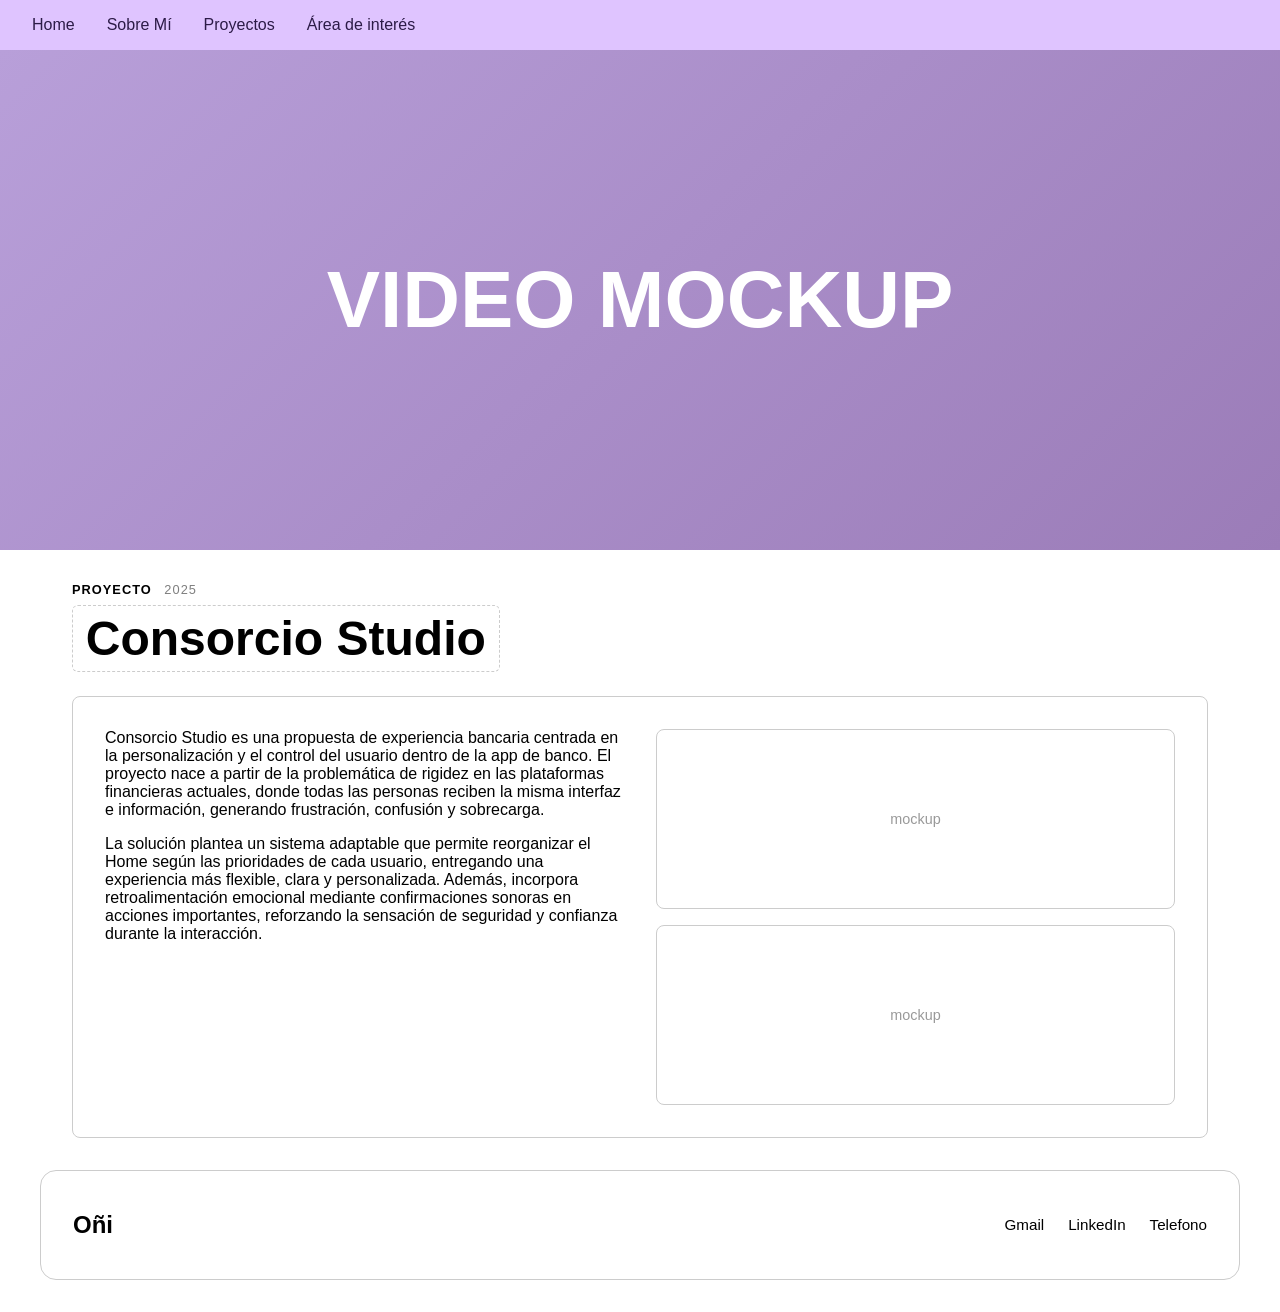
<file: PORTAFOLIO/areatrabajo.html>
<!DOCTYPE html>
<html lang="en">
<head>
    <meta charset="UTF-8">
    <meta name="viewport" content="width=device-width, initial-scale=1.0">
    <title>Proyectos</title>
    <link rel="stylesheet" href="style.css">
</head>
<body>
    <input type="checkbox" id="burger-toggle" class="burger-toggle">

    <nav class="navbar">
        <ul class="navlinks">
            <li><a href="index.html">Home</a></li>
            <li><a href="contacto.html">Sobre Mí</a></li>
            <li><a href="areatrabajo.html">Proyectos</a></li>
            <li><a href="entrada.html">Área de interés</a></li>
        </ul>

        <label for="burger-toggle" class="navburger" aria-label="Menú">
            <span></span>
            <span></span>
            <span></span>
        </label>
    </nav>

    <div class="navmobilemenu">
        <a href="index.html">Home</a>
        <a href="contacto.html">Sobre Mí</a>
        <a href="areatrabajo.html">Proyectos</a>
        <a href="entrada.html">Área de interés</a>
    </div>

    <section class="hero">
        <div class="hero-content">
            <h1 class ="hero-title">VIDEO MOCKUP</h1>
        </div>
    </section>

    <div class="proyecto">

        <div class="proyecto-header">
            <p class="proyecto-overline">PROYECTO <span>2025</span></p>
            <h2 class="proyecto-titulo">Consorcio Studio</h2>
        </div>

        <div class="proyecto-body">
            <div class="proyecto-texto">
                <p>Consorcio Studio es una propuesta de experiencia bancaria centrada en la personalización y el control del usuario dentro de la app de banco. El proyecto nace a partir de la problemática de rigidez en las plataformas financieras actuales, donde todas las personas reciben la misma interfaz e información, generando frustración, confusión y sobrecarga.</p>
                <p>La solución plantea un sistema adaptable que permite reorganizar el Home según las prioridades de cada usuario, entregando una experiencia más flexible, clara y personalizada. Además, incorpora retroalimentación emocional mediante confirmaciones sonoras en acciones importantes, reforzando la sensación de seguridad y confianza durante la interacción.</p>
            </div>
            <div class="proyecto-mockups">
                <div class="mockup-box">mockup</div>
                <div class="mockup-box">mockup</div>
            </div>
        </div>

    </div>


    <footer class="footer">
        <p class="footer-name">Oñi</p>
        <div class="footer-socials">
            <a href="#" aria-label="Gmail">Gmail</a>
            <a href="#" aria-label="LinkedIn">LinkedIn</a>
            <a href="#" aria-label="Telefono">Telefono</a>
        </div>
    </footer>


</body>
</html>
</file>
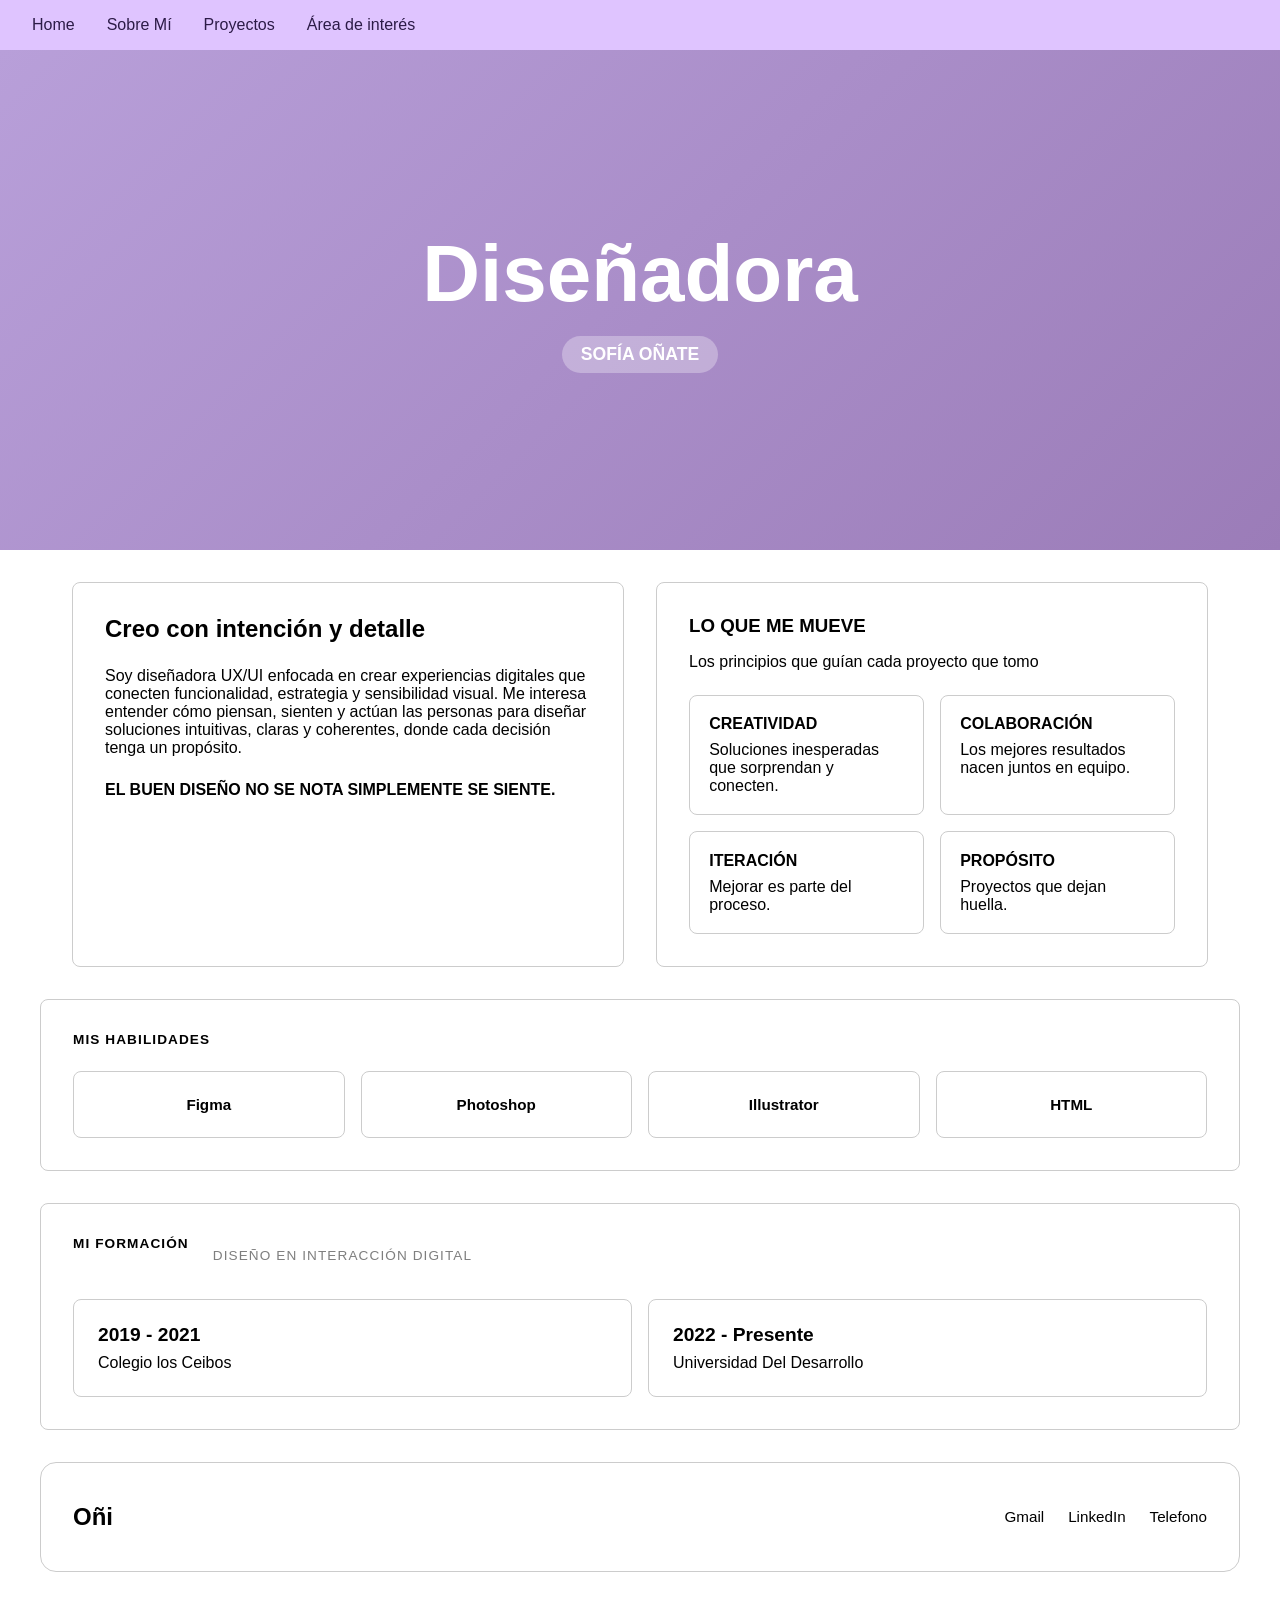
<file: PORTAFOLIO/contacto.html>
<!DOCTYPE html>
<html lang="en">
<head>
    <meta charset="UTF-8">
    <meta name="viewport" content="width=device-width, initial-scale=1.0">
    <title>Sobre Mí</title>
    <link rel="stylesheet" href="style.css">
</head>
<body>
    <input type="checkbox" id="burger-toggle" class="burger-toggle">

    <nav class="navbar">
        <ul class="navlinks">
            <li><a href="index.html">Home</a></li>
            <li><a href="contacto.html">Sobre Mí</a></li>
            <li><a href="areatrabajo.html">Proyectos</a></li>
            <li><a href="entrada.html">Área de interés</a></li>
        </ul>

        <label for="burger-toggle" class="navburger" aria-label="Menú">
            <span></span>
            <span></span>
            <span></span>
        </label>
    </nav>

    <div class="navmobilemenu">
        <a href="index.html">Home</a>
        <a href="contacto.html">Sobre Mí</a>
        <a href="areatrabajo.html">Proyectos</a>
        <a href="entrada.html">Área de interés</a>
    </div>

    <section class="hero">
        <div class="hero-content">
            <h2 class ="hero-title">Diseñadora</h2>
            <h1 class="hero-badge">SOFÍA OÑATE</h1>
        </div>
    </section>

    <div class="sobre-mi">

        <div class="sobre-mi-texto">
            <h2>Creo con intención y detalle</h2>
            <p>Soy diseñadora UX/UI enfocada en crear experiencias digitales que conecten funcionalidad, estrategia y sensibilidad visual. Me interesa entender cómo piensan, sienten y actúan las personas para diseñar soluciones intuitivas, claras y coherentes, donde cada decisión tenga un propósito.</p>
            <strong>EL BUEN DISEÑO NO SE NOTA SIMPLEMENTE SE SIENTE.</strong>
        </div>

        <div class="sobre-mi-valores">
            <h3>LO QUE ME MUEVE</h3>
            <p>Los principios que guían cada proyecto que tomo</p>

            <div class="valores-grid">
                <div class="valor-card">
                    <h4>CREATIVIDAD</h4>
                    <p>Soluciones inesperadas que sorprendan y conecten.</p>
                </div>
                <div class="valor-card">
                    <h4>COLABORACIÓN</h4>
                    <p>Los mejores resultados nacen juntos en equipo.</p>
                </div>
                <div class="valor-card">
                    <h4>ITERACIÓN</h4>
                    <p>Mejorar es parte del proceso.</p>
                </div>
                <div class="valor-card">
                    <h4>PROPÓSITO</h4>
                    <p>Proyectos que dejan huella.</p>
                </div>
            </div>
        </div>

    </div>

    <!-- Habilidades -->
    <div class="habilidades">
        <p class="seccion-label">MIS HABILIDADES</p>
        <div class="habilidades-grid">
            <div class="habilidad-card">
                <span class="habilidad-nombre">Figma</span>
            </div>
            <div class="habilidad-card">
                <span class="habilidad-nombre">Photoshop</span>
            </div>
            <div class="habilidad-card">
                <span class="habilidad-nombre">Illustrator</span>
            </div>
            <div class="habilidad-card">
                <span class="habilidad-nombre">HTML</span>
            </div>
        </div>
    </div>

    <!-- Formación -->
    <div class="formacion">
        <div class="formacion-header">
            <p class="seccion-label">MI FORMACIÓN</p>
            <p class="formacion-subtitulo">DISEÑO EN INTERACCIÓN DIGITAL</p>
        </div>
        <div class="formacion-timeline">
            <div class="formacion-item">
                <strong>2019 - 2021</strong>
                <p>Colegio los Ceibos</p>
            </div>
            <div class="formacion-item">
                <strong>2022 - Presente</strong>
                <p>Universidad Del Desarrollo</p>
            </div>
        </div>
    </div>

    <footer class="footer">
        <p class="footer-name">Oñi</p>
        <div class="footer-socials">
            <a href="#" aria-label="Gmail">Gmail</a>
            <a href="#" aria-label="LinkedIn">LinkedIn</a>
            <a href="#" aria-label="Telefono">Telefono</a>
        </div>
    </footer>


</body>
</html>
</file>
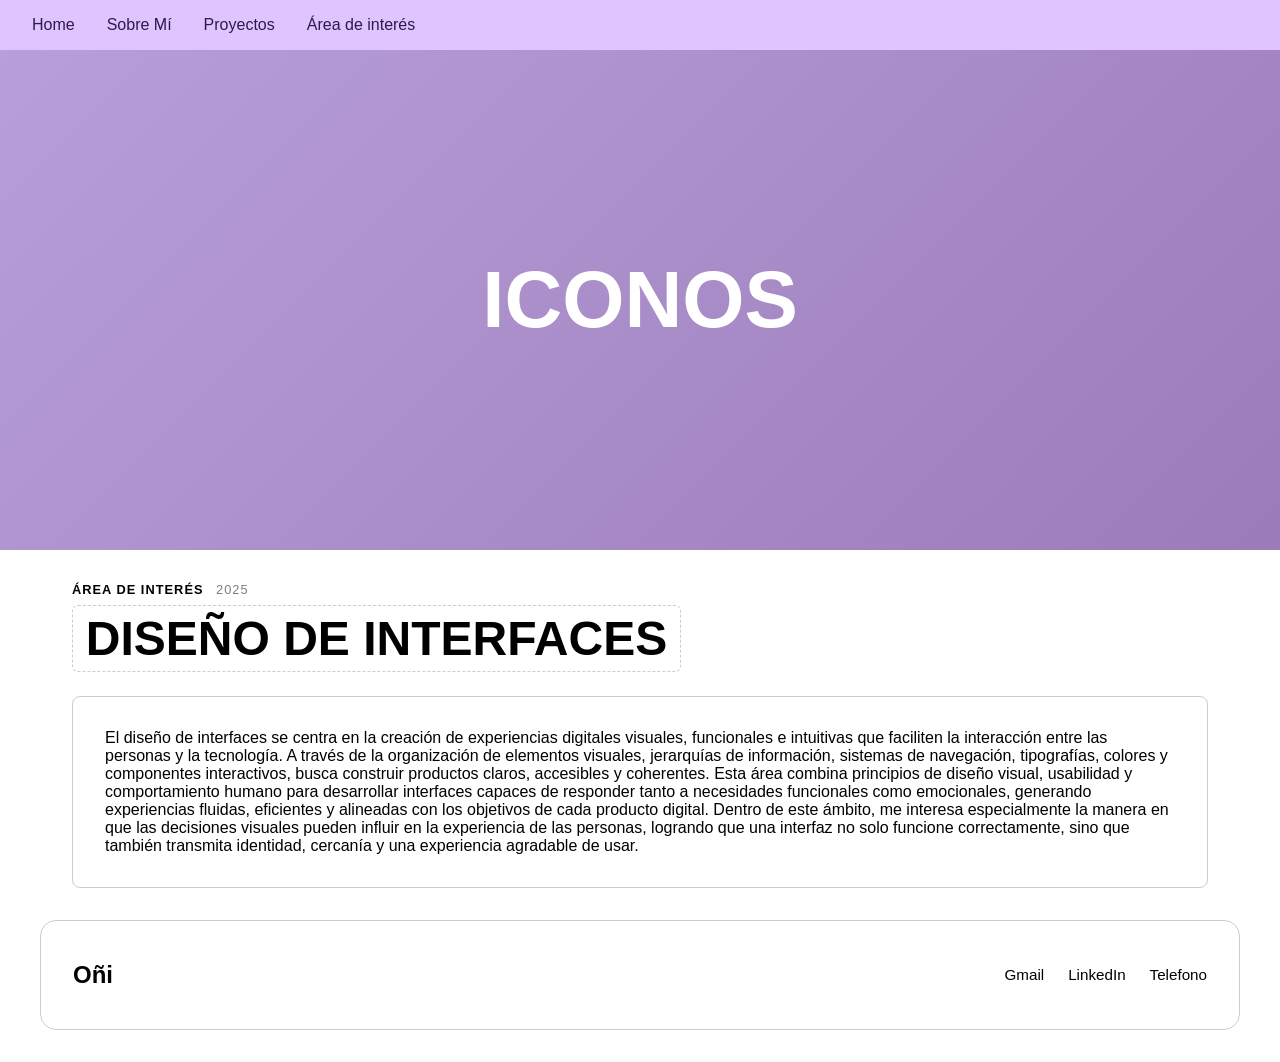
<file: PORTAFOLIO/entrada.html>
<!DOCTYPE html>
<html lang="en">
<head>
    <meta charset="UTF-8">
    <meta name="viewport" content="width=device-width, initial-scale=1.0">
    <title>Área de interés</title>
    <link rel="stylesheet" href="style.css">
</head>
<body>
    <input type="checkbox" id="burger-toggle" class="burger-toggle">

    <nav class="navbar">
        <ul class="navlinks">
            <li><a href="index.html">Home</a></li>
            <li><a href="contacto.html">Sobre Mí</a></li>
            <li><a href="areatrabajo.html">Proyectos</a></li>
            <li><a href="entrada.html">Área de interés</a></li>
        </ul>

        <label for="burger-toggle" class="navburger" aria-label="Menú">
            <span></span>
            <span></span>
            <span></span>
        </label>
    </nav>

    <div class="navmobilemenu">
        <a href="index.html">Home</a>
        <a href="contacto.html">Sobre Mí</a>
        <a href="areatrabajo.html">Proyectos</a>
        <a href="entrada.html">Área de interés</a>
    </div>

    <section class="hero">
        <div class="hero-content">
            <h1 class ="hero-title">ICONOS</h1>
        </div>
    </section>

    <div class="areainteres">

        <div class="areainteres-header">
            <p class="areainteres-overline">ÁREA DE INTERÉS <span>2025</span></p>
            <h2 class="areainteres-titulo">DISEÑO DE INTERFACES</h2>
        </div>

        <div class="areainteres-body">
            <div class="areainteres-texto">
                <p>El diseño de interfaces se centra en la creación de experiencias digitales visuales, funcionales e intuitivas que faciliten la interacción entre las personas y la tecnología. A través de la organización de elementos visuales, jerarquías de información, sistemas de navegación, tipografías, colores y componentes interactivos, busca construir productos claros, accesibles y coherentes. Esta área combina principios de diseño visual, usabilidad y comportamiento humano para desarrollar interfaces capaces de responder tanto a necesidades funcionales como emocionales, generando experiencias fluidas, eficientes y alineadas con los objetivos de cada producto digital. Dentro de este ámbito, me interesa especialmente la manera en que las decisiones visuales pueden influir en la experiencia de las personas, logrando que una interfaz no solo funcione correctamente, sino que también transmita identidad, cercanía y una experiencia agradable de usar.</p>
            </div>
        </div>

    </div>

    <footer class="footer">
        <p class="footer-name">Oñi</p>
        <div class="footer-socials">
            <a href="#" aria-label="Gmail">Gmail</a>
            <a href="#" aria-label="LinkedIn">LinkedIn</a>
            <a href="#" aria-label="Telefono">Telefono</a>
        </div>
    </footer>

</body>
</html>
</file>
<file: PORTAFOLIO/style.css>
* { margin: 0; padding: 0; box-sizing: border-box; }
body { font-family: sans-serif; }

.navbar {
    display: flex;
    align-items: center;
    justify-content: space-between;
    color: #2c1b47;
    padding: 1rem 2rem;
    background-color: #DFC4FF;
}

.navbar-logo {
    font-size: 1.5rem;
    font-weight: 700;
    color: #2c1b47;
}

.navlinks {
    list-style: none;
    display: flex;
    gap: 2rem;
}

.navlinks a { text-decoration: none; color: #2c1b47; font-weight: 500; }

.burger-toggle { display: none; }

.navburger {
display: none;
flex-direction: column;
justify-content: space-between;
width: 28px;
height: 20px;
cursor: pointer;
}

.navburger span {
display: block;
height: 3px;
background: currentColor;
border-radius: 3px;
}

.navmobilemenu {
display: none;
flex-direction: column;
}

.burger-toggle:checked ~ .navmobilemenu { display: flex; }

.navmobilemenu a {
padding: 0.75rem 2rem;
text-decoration: none;
color: inherit;
border-top: 1px solid rgba(0, 0, 0, 0.08);
}

.hero {
    padding: 5rem 2rem;
    text-align: center;
    position: relative;
    min-height: 500px;
    display: flex;
    align-items: center;
    justify-content: center;
    background: linear-gradient(135deg, #b89fd9 0%, #9b7cb8 100%);
}

.hero-content {
    position: relative;
    z-index: 1;
}

.hero-image {
    position: absolute;
    top: 0;
    width: 30%;
    max-width: 400px;
    height: 100%;
    object-fit: cover;
}

.hero-image-left {
    left: 0;
}

.hero-image-right {
    right: 0;
}

.hero-title { font-size: clamp(2rem, 8vw, 5rem); color: #fff; }

.hero-badge {
    display: inline-block;
    background-color: rgba(255, 255, 255, 0.3);
    color: #fff;
    padding: 0.5rem 1.2rem;
    border-radius: 20px;
    font-size: 1.1rem;
    font-weight: 600;
    margin-top: 1rem;
}

.container.cards {
display: grid;
grid-template-columns: repeat(3, 1fr);
gap: 1.5rem;
padding: 2rem;
max-width: 1200px;
margin: 0 auto;
}

.card {
border: 1px solid #ccc;
border-radius: 8px;
padding: 2.5rem;
min-height: 280px;
}

.cta-banner {
    margin: 2rem auto;
    max-width: 1200px;
    padding: 4rem 2rem;
    border: 1px solid #ccc;
    border-radius: 8px;
    text-align: center;
}

.cta-title {
    font-size: clamp(1.5rem, 4vw, 2.5rem);
    margin-bottom: 0.75rem;
}

.cta-sub {
    font-size: 1rem;
    opacity: 0.6;
}

.contact-card {
    margin: 2rem auto;
    max-width: 600px;
    border: 1.5px solid #ccc;
    border-radius: 16px;
    overflow: hidden;
}

.contact-card-header {
    padding: 1rem 1.5rem;
}

.contact-card-header h3 {
    color: #333;
    font-size: 1.3rem;
    font-weight: 600;
}

.contact-card-body {
    padding: 1.5rem;
    display: flex;
    flex-direction: column;
    gap: 1.2rem;
}

.contact-question {
    font-size: 1.1rem;
    font-weight: 700;
}

.contact-form {
    display: flex;
    flex-direction: column;
    gap: 1rem;
}

.contact-row {
    display: grid;
    grid-template-columns: 1fr 1fr;
    gap: 1rem;
}

.contact-form input,
.contact-form textarea {
    width: 100%;
    padding: 0.75rem 1rem;
    border: 1.5px solid #d8c8f0;
    border-radius: 10px;
    font-size: 0.95rem;
    color: #aaa;
    outline: none;
    font-family: inherit;
    resize: none;
}

.contact-form input:focus,
.contact-form textarea:focus {
    color: #333;
}

.contact-form button {
    align-self: center;
    padding: 0.7rem 3rem;
    border: 1.5px solid #333;
    border-radius: 10px;
    background: #fff;
    font-weight: 700;
    font-size: 1rem;
    cursor: pointer;
}

.contact-form button:hover {
    background: #333;
    color: #fff;
}

@media (max-width: 768px) {
    .contact-row {
        grid-template-columns: 1fr;
    }

    .hero-image {
        display: none;
    }
}

.sobre-mi {
    display: grid;
    grid-template-columns: 1fr 1fr;
    gap: 2rem;
    max-width: 1200px;
    margin: 2rem auto;
    padding: 0 2rem;
}

.sobre-mi-texto {
    display: flex;
    flex-direction: column;
    gap: 1.5rem;
    border: 1px solid #ccc;
    border-radius: 8px;
    padding: 2rem;
}

.sobre-mi-valores {
    display: flex;
    flex-direction: column;
    gap: 1rem;
    border: 1px solid #ccc;
    border-radius: 8px;
    padding: 2rem;
}

.valores-grid {
    display: grid;
    grid-template-columns: 1fr 1fr;
    gap: 1rem;
    margin-top: 0.5rem;
}

.valor-card {
    border: 1px solid #ccc;
    border-radius: 8px;
    padding: 1.2rem;
    display: flex;
    flex-direction: column;
    gap: 0.5rem;
}

@media (max-width: 768px) {
    .sobre-mi {
        grid-template-columns: 1fr;
    }

    .valores-grid {
        grid-template-columns: 1fr;
    }
}

.proyecto {
    max-width: 1200px;
    margin: 2rem auto;
    padding: 0 2rem;
    display: flex;
    flex-direction: column;
    gap: 1.5rem;
}

.proyecto-overline {
    font-size: 0.8rem;
    font-weight: 700;
    letter-spacing: 0.08em;
    margin-bottom: 0.5rem;
}

.proyecto-overline span {
    font-weight: 400;
    opacity: 0.5;
    margin-left: 0.5rem;
}

.proyecto-titulo {
    display: inline-block;
    font-size: clamp(1.8rem, 4vw, 3rem);
    border: 1.5px dashed #ccc;
    border-radius: 6px;
    padding: 0.3rem 0.8rem;
}

.proyecto-body {
    display: grid;
    grid-template-columns: 1fr 1fr;
    gap: 2rem;
    border: 1px solid #ccc;
    border-radius: 8px;
    padding: 2rem;
}

.proyecto-texto {
    display: flex;
    flex-direction: column;
    gap: 1rem;
}

.proyecto-mockups {
    display: flex;
    flex-direction: column;
    gap: 1rem;
}

.mockup-box {
    border: 1px solid #ccc;
    border-radius: 8px;
    flex: 1;
    min-height: 180px;
    display: flex;
    align-items: center;
    justify-content: center;
    color: #999;
    font-size: 0.9rem;
}

@media (max-width: 768px) {
    .proyecto-body {
        grid-template-columns: 1fr;
    }
}

.areainteres {
    max-width: 1200px;
    margin: 2rem auto;
    padding: 0 2rem;
    display: flex;
    flex-direction: column;
    gap: 1.5rem;
}

.areainteres-overline {
    font-size: 0.8rem;
    font-weight: 700;
    letter-spacing: 0.08em;
    margin-bottom: 0.5rem;
}

.areainteres-overline span {
    font-weight: 400;
    opacity: 0.5;
    margin-left: 0.5rem;
}

.areainteres-titulo {
    display: inline-block;
    font-size: clamp(1.8rem, 4vw, 3rem);
    border: 1.5px dashed #ccc;
    border-radius: 6px;
    padding: 0.3rem 0.8rem;
}

.areainteres-body {
    border: 1px solid #ccc;
    border-radius: 8px;
    padding: 2rem;
}

.areainteres-texto {
    display: flex;
    flex-direction: column;
    gap: 1rem;
}

.habilidades {
    max-width: 1200px;
    margin: 2rem auto;
    padding: 2rem;
    border: 1px solid #ccc;
    border-radius: 8px;
}

.seccion-label {
    font-size: 0.85rem;
    font-weight: 700;
    letter-spacing: 0.08em;
    margin-bottom: 1.5rem;
}

.habilidades-grid {
    display: grid;
    grid-template-columns: repeat(4, 1fr);
    gap: 1rem;
}

.habilidad-card {
    border: 1px solid #ccc;
    border-radius: 8px;
    padding: 1.5rem 1rem;
    display: flex;
    flex-direction: column;
    align-items: center;
    gap: 0.75rem;
    text-align: center;
}

.habilidad-nombre {
    font-weight: 600;
    font-size: 0.95rem;
}

.habilidad-estrellas {
    font-size: 1.1rem;
    letter-spacing: 0.1em;
}

.formacion {
    max-width: 1200px;
    margin: 2rem auto;
    padding: 2rem;
    border: 1px solid #ccc;
    border-radius: 8px;
    display: flex;
    flex-direction: column;
    gap: 1.5rem;
}

.formacion-header {
    display: flex;
    align-items: center;
    gap: 1.5rem;
}

.formacion-subtitulo {
    font-size: 0.85rem;
    letter-spacing: 0.08em;
    opacity: 0.5;
}

.formacion-timeline {
    display: grid;
    grid-template-columns: 1fr 1fr;
    gap: 1rem;
}

.formacion-item {
    border: 1px solid #ccc;
    border-radius: 8px;
    padding: 1.5rem;
    display: flex;
    flex-direction: column;
    gap: 0.5rem;
}

.formacion-item strong {
    font-size: 1.2rem;
}

@media (max-width: 768px) {
    .habilidades-grid { grid-template-columns: 1fr 1fr; }
    .formacion-timeline { grid-template-columns: 1fr; }
    .formacion-header { flex-direction: column; align-items: flex-start; gap: 0.25rem; }
}

.footer {
    margin: 2rem auto;
    max-width: 1200px;
    padding: 2.5rem 2rem;
    border: 1.5px solid #ccc;
    border-radius: 16px;
    display: flex;
    align-items: center;
    justify-content: space-between;
}

.footer-name {
    font-size: 1.5rem;
    font-weight: 700;
}

.footer-socials {
    display: flex;
    gap: 1.5rem;
}

.footer-socials a {
    text-decoration: none;
    color: inherit;
    font-size: 0.95rem;
}

.footer-socials a:hover {
    text-decoration: underline;
}

/*Mobile */
@media (max-width: 768px) {
    .navlinks { display: none; }
    .navburger { display: flex; }

    .container.cards {
        grid-template-columns: 1fr;
    }

    .footer {
        flex-direction: column;
        gap: 1.5rem;
        text-align: center;
    }
}
</file>
